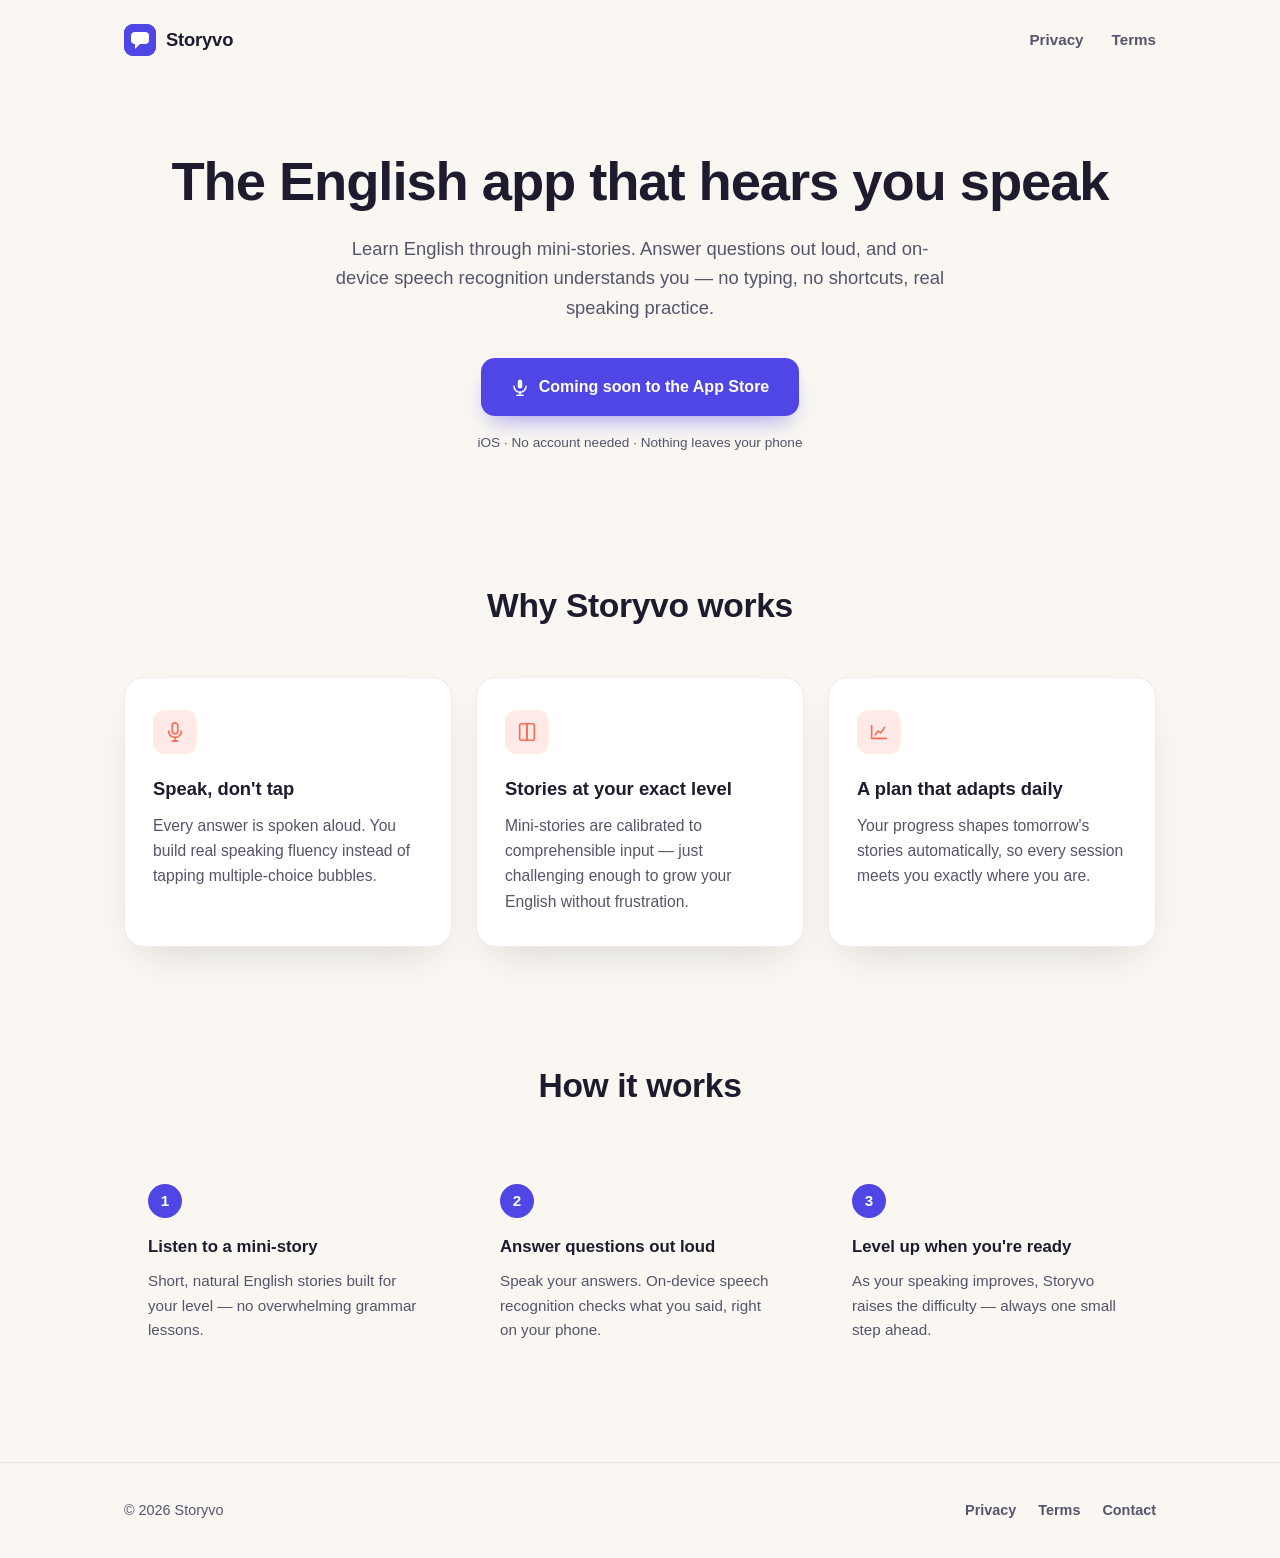
<file: index.html>
<!doctype html>
<html lang="en">
<head>
<meta charset="utf-8">
<meta name="viewport" content="width=device-width, initial-scale=1">
<title>Storyvo — The English app that hears you speak</title>
<meta name="description" content="Storyvo teaches English through mini-stories. You speak your answers out loud, and on-device speech recognition understands you — no typing, no accounts, no data leaves your phone.">
<link rel="icon" type="image/svg+xml" href="data:image/svg+xml,%3Csvg xmlns='http://www.w3.org/2000/svg' viewBox='0 0 64 64'%3E%3Crect width='64' height='64' rx='16' fill='%234F46E5'/%3E%3Crect x='14' y='16' width='36' height='24' rx='8' fill='white'/%3E%3Cpolygon points='22,40 22,50 32,40' fill='white'/%3E%3C/svg%3E">
<link rel="stylesheet" href="style.css">
</head>
<body>

<header class="nav">
  <div class="wrap">
    <a class="logo" href="/">
      <svg class="logo-mark" viewBox="0 0 64 64" width="32" height="32" aria-hidden="true">
        <rect width="64" height="64" rx="16" fill="#4F46E5"/>
        <rect x="14" y="16" width="36" height="24" rx="8" fill="white"/>
        <polygon points="22,40 22,50 32,40" fill="white"/>
      </svg>
      Storyvo
    </a>
    <ul class="nav-links">
      <li><a href="privacy/">Privacy</a></li>
      <li><a href="terms/">Terms</a></li>
    </ul>
  </div>
</header>

<main>
  <section class="hero">
    <div class="wrap">
      <h1>The English app that hears you speak</h1>
      <p class="subline">Learn English through mini-stories. Answer questions out loud, and on-device speech recognition understands you — no typing, no shortcuts, real speaking practice.</p>
      <a class="btn" href="#">
        <svg width="18" height="18" viewBox="0 0 24 24" fill="none" aria-hidden="true">
          <path d="M12 2a3 3 0 0 0-3 3v6a3 3 0 0 0 6 0V5a3 3 0 0 0-3-3Z" fill="white"/>
          <path d="M5 11a1 1 0 1 0-2 0 9 9 0 0 0 8 8.94V22H8a1 1 0 1 0 0 2h8a1 1 0 1 0 0-2h-3v-2.06A9 9 0 0 0 21 11a1 1 0 1 0-2 0 7 7 0 0 1-14 0Z" fill="white"/>
        </svg>
        Coming soon to the App Store
      </a>
      <p class="hero-note">iOS · No account needed · Nothing leaves your phone</p>
    </div>
  </section>

  <section class="features">
    <div class="wrap">
      <h2 class="section-title">Why Storyvo works</h2>
      <div class="card-grid">
        <div class="card">
          <div class="card-icon">
            <svg viewBox="0 0 24 24" fill="none" aria-hidden="true">
              <path d="M12 2a3 3 0 0 0-3 3v6a3 3 0 0 0 6 0V5a3 3 0 0 0-3-3Z" stroke="#FF6B57" stroke-width="1.8"/>
              <path d="M5 11a7 7 0 0 0 14 0M12 18v4m-3 0h6" stroke="#FF6B57" stroke-width="1.8" stroke-linecap="round"/>
            </svg>
          </div>
          <h3>Speak, don't tap</h3>
          <p>Every answer is spoken aloud. You build real speaking fluency instead of tapping multiple-choice bubbles.</p>
        </div>
        <div class="card">
          <div class="card-icon">
            <svg viewBox="0 0 24 24" fill="none" aria-hidden="true">
              <path d="M4 5a2 2 0 0 1 2-2h6v18H6a2 2 0 0 1-2-2Z" stroke="#FF6B57" stroke-width="1.8" stroke-linejoin="round"/>
              <path d="M20 5a2 2 0 0 0-2-2h-6v18h6a2 2 0 0 0 2-2Z" stroke="#FF6B57" stroke-width="1.8" stroke-linejoin="round"/>
            </svg>
          </div>
          <h3>Stories at your exact level</h3>
          <p>Mini-stories are calibrated to comprehensible input — just challenging enough to grow your English without frustration.</p>
        </div>
        <div class="card">
          <div class="card-icon">
            <svg viewBox="0 0 24 24" fill="none" aria-hidden="true">
              <path d="M4 19V5m0 14h16M8 15l3-4 3 2 4-6" stroke="#FF6B57" stroke-width="1.8" stroke-linecap="round" stroke-linejoin="round"/>
            </svg>
          </div>
          <h3>A plan that adapts daily</h3>
          <p>Your progress shapes tomorrow's stories automatically, so every session meets you exactly where you are.</p>
        </div>
      </div>
    </div>
  </section>

  <section class="how">
    <div class="wrap">
      <h2 class="section-title">How it works</h2>
      <div class="steps">
        <div class="step">
          <span class="step-num">1</span>
          <h3>Listen to a mini-story</h3>
          <p>Short, natural English stories built for your level — no overwhelming grammar lessons.</p>
        </div>
        <div class="step">
          <span class="step-num">2</span>
          <h3>Answer questions out loud</h3>
          <p>Speak your answers. On-device speech recognition checks what you said, right on your phone.</p>
        </div>
        <div class="step">
          <span class="step-num">3</span>
          <h3>Level up when you're ready</h3>
          <p>As your speaking improves, Storyvo raises the difficulty — always one small step ahead.</p>
        </div>
      </div>
    </div>
  </section>
</main>

<footer class="site-footer">
  <div class="wrap">
    <span>© 2026 Storyvo</span>
    <ul class="footer-links">
      <li><a href="privacy/">Privacy</a></li>
      <li><a href="terms/">Terms</a></li>
      <li><a href="mailto:alihuseyneliyev12@gmail.com">Contact</a></li>
    </ul>
  </div>
</footer>

</body>
</html>
</file>
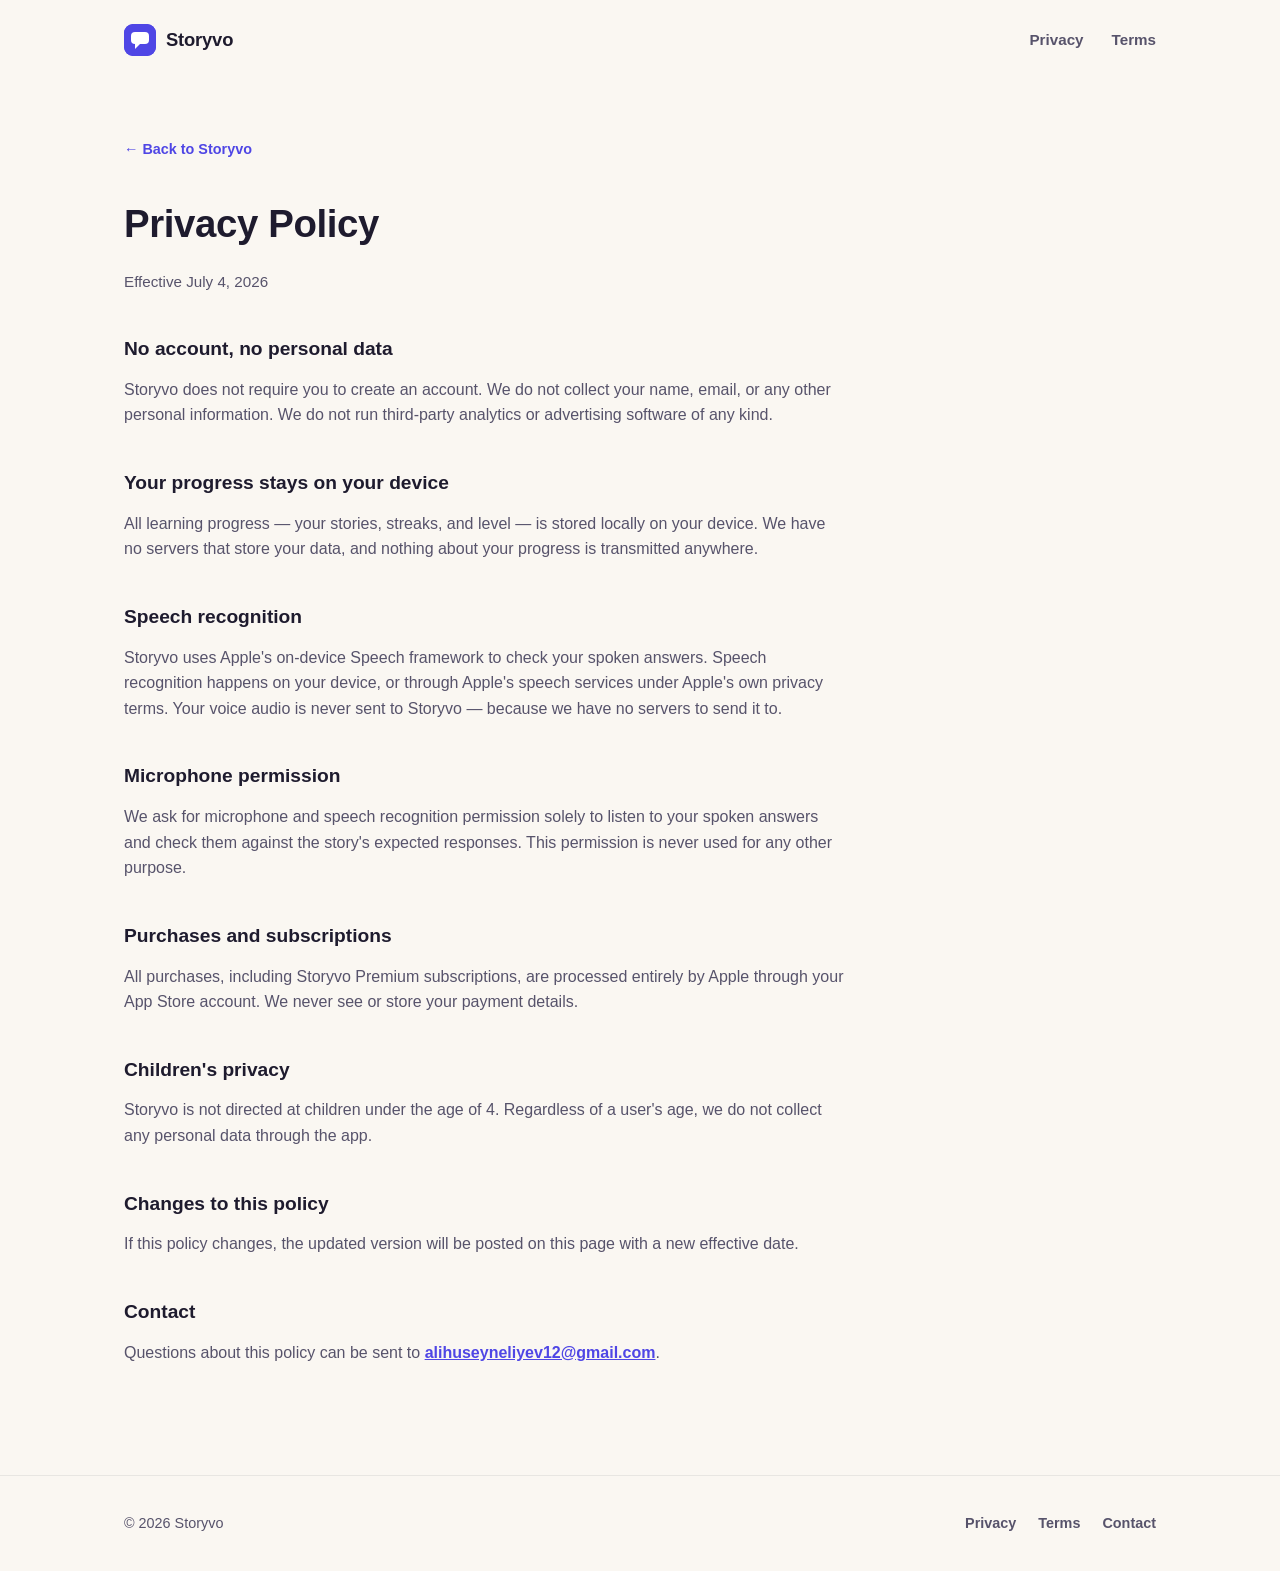
<file: privacy/index.html>
<!doctype html>
<html lang="en">
<head>
<meta charset="utf-8">
<meta name="viewport" content="width=device-width, initial-scale=1">
<title>Privacy Policy — Storyvo</title>
<meta name="description" content="Storyvo privacy policy: no accounts, no personal data collected, no third-party analytics or ads. Speech recognition happens on-device.">
<link rel="icon" type="image/svg+xml" href="data:image/svg+xml,%3Csvg xmlns='http://www.w3.org/2000/svg' viewBox='0 0 64 64'%3E%3Crect width='64' height='64' rx='16' fill='%234F46E5'/%3E%3Crect x='14' y='16' width='36' height='24' rx='8' fill='white'/%3E%3Cpolygon points='22,40 22,50 32,40' fill='white'/%3E%3C/svg%3E">
<link rel="stylesheet" href="../style.css">
</head>
<body>

<header class="nav">
  <div class="wrap">
    <a class="logo" href="../">
      <svg class="logo-mark" viewBox="0 0 64 64" width="32" height="32" aria-hidden="true">
        <rect width="64" height="64" rx="16" fill="#4F46E5"/>
        <rect x="14" y="16" width="36" height="24" rx="8" fill="white"/>
        <polygon points="22,40 22,50 32,40" fill="white"/>
      </svg>
      Storyvo
    </a>
    <ul class="nav-links">
      <li><a href="../privacy/">Privacy</a></li>
      <li><a href="../terms/">Terms</a></li>
    </ul>
  </div>
</header>

<main class="legal">
  <div class="wrap">
    <a class="back-link" href="../">&larr; Back to Storyvo</a>
    <div class="legal-header">
      <h1>Privacy Policy</h1>
      <p class="effective">Effective July 4, 2026</p>
    </div>

    <div class="legal-body">
      <h2>No account, no personal data</h2>
      <p>Storyvo does not require you to create an account. We do not collect your name, email, or any other personal information. We do not run third-party analytics or advertising software of any kind.</p>

      <h2>Your progress stays on your device</h2>
      <p>All learning progress — your stories, streaks, and level — is stored locally on your device. We have no servers that store your data, and nothing about your progress is transmitted anywhere.</p>

      <h2>Speech recognition</h2>
      <p>Storyvo uses Apple's on-device Speech framework to check your spoken answers. Speech recognition happens on your device, or through Apple's speech services under Apple's own privacy terms. Your voice audio is never sent to Storyvo — because we have no servers to send it to.</p>

      <h2>Microphone permission</h2>
      <p>We ask for microphone and speech recognition permission solely to listen to your spoken answers and check them against the story's expected responses. This permission is never used for any other purpose.</p>

      <h2>Purchases and subscriptions</h2>
      <p>All purchases, including Storyvo Premium subscriptions, are processed entirely by Apple through your App Store account. We never see or store your payment details.</p>

      <h2>Children's privacy</h2>
      <p>Storyvo is not directed at children under the age of 4. Regardless of a user's age, we do not collect any personal data through the app.</p>

      <h2>Changes to this policy</h2>
      <p>If this policy changes, the updated version will be posted on this page with a new effective date.</p>

      <h2>Contact</h2>
      <p>Questions about this policy can be sent to <a href="mailto:alihuseyneliyev12@gmail.com">alihuseyneliyev12@gmail.com</a>.</p>
    </div>
  </div>
</main>

<footer class="site-footer">
  <div class="wrap">
    <span>© 2026 Storyvo</span>
    <ul class="footer-links">
      <li><a href="../privacy/">Privacy</a></li>
      <li><a href="../terms/">Terms</a></li>
      <li><a href="mailto:alihuseyneliyev12@gmail.com">Contact</a></li>
    </ul>
  </div>
</footer>

</body>
</html>
</file>
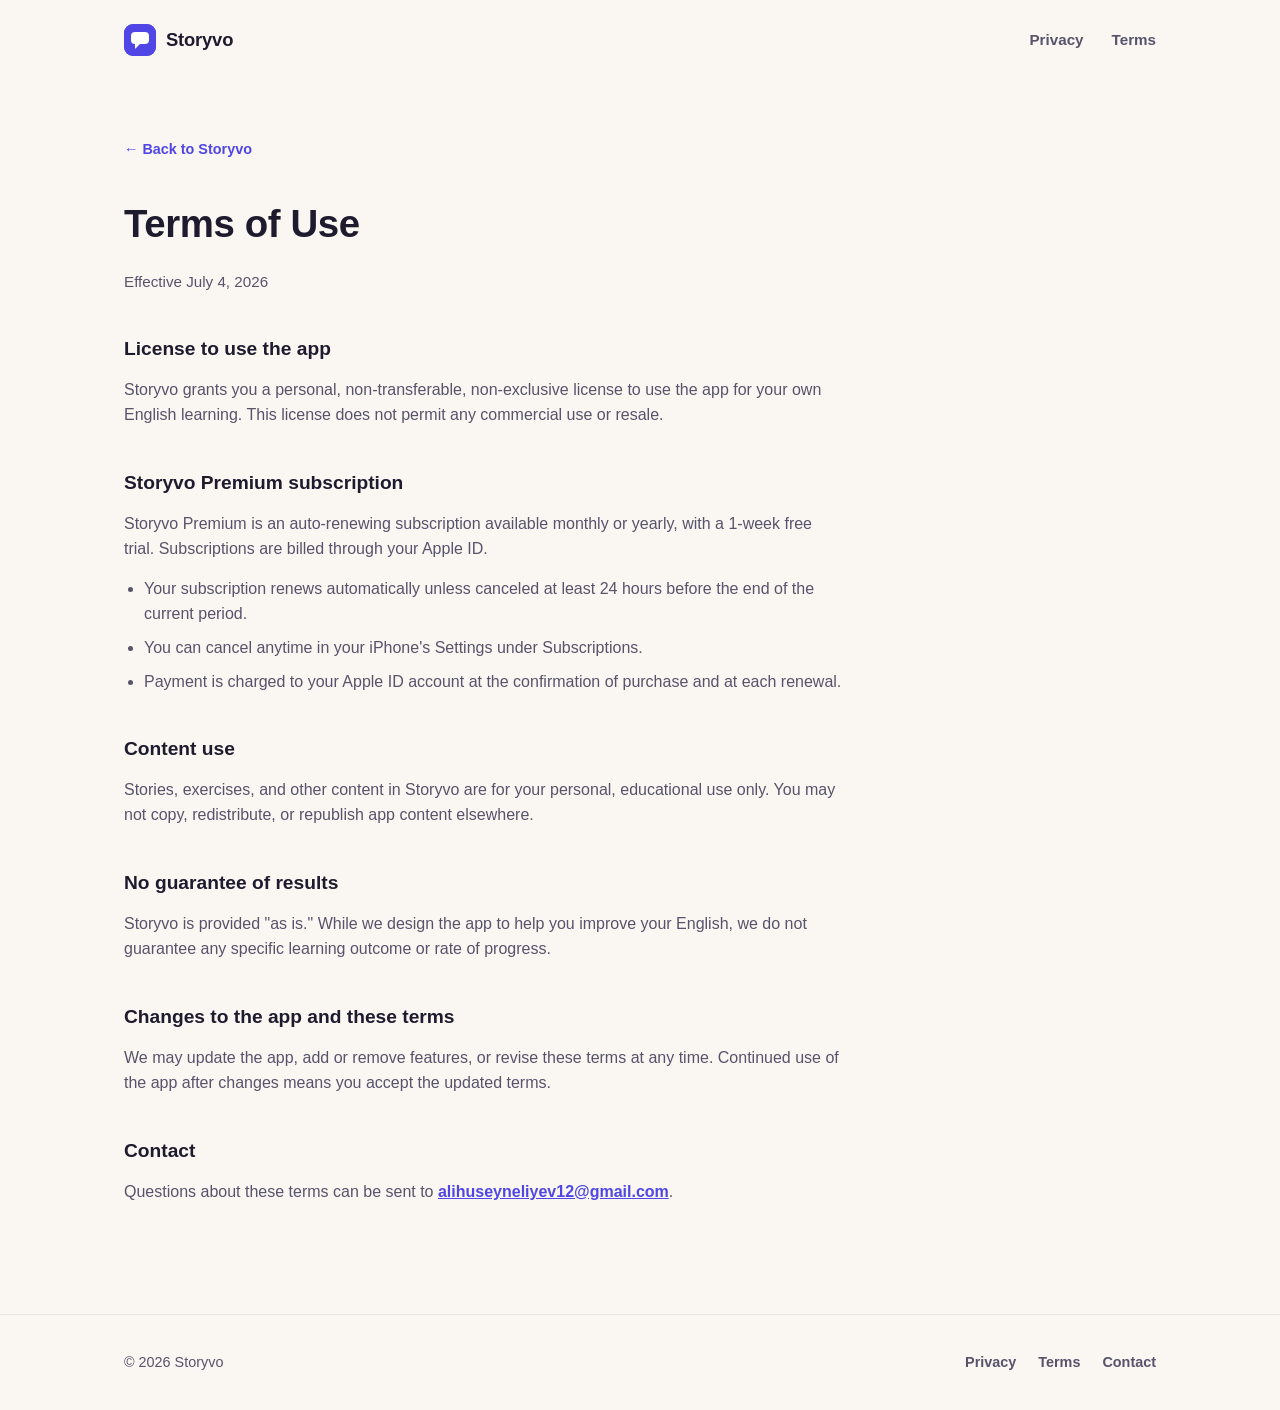
<file: terms/index.html>
<!doctype html>
<html lang="en">
<head>
<meta charset="utf-8">
<meta name="viewport" content="width=device-width, initial-scale=1">
<title>Terms of Use — Storyvo</title>
<meta name="description" content="Storyvo terms of use: license, subscription billing, content use, and disclaimers.">
<link rel="icon" type="image/svg+xml" href="data:image/svg+xml,%3Csvg xmlns='http://www.w3.org/2000/svg' viewBox='0 0 64 64'%3E%3Crect width='64' height='64' rx='16' fill='%234F46E5'/%3E%3Crect x='14' y='16' width='36' height='24' rx='8' fill='white'/%3E%3Cpolygon points='22,40 22,50 32,40' fill='white'/%3E%3C/svg%3E">
<link rel="stylesheet" href="../style.css">
</head>
<body>

<header class="nav">
  <div class="wrap">
    <a class="logo" href="../">
      <svg class="logo-mark" viewBox="0 0 64 64" width="32" height="32" aria-hidden="true">
        <rect width="64" height="64" rx="16" fill="#4F46E5"/>
        <rect x="14" y="16" width="36" height="24" rx="8" fill="white"/>
        <polygon points="22,40 22,50 32,40" fill="white"/>
      </svg>
      Storyvo
    </a>
    <ul class="nav-links">
      <li><a href="../privacy/">Privacy</a></li>
      <li><a href="../terms/">Terms</a></li>
    </ul>
  </div>
</header>

<main class="legal">
  <div class="wrap">
    <a class="back-link" href="../">&larr; Back to Storyvo</a>
    <div class="legal-header">
      <h1>Terms of Use</h1>
      <p class="effective">Effective July 4, 2026</p>
    </div>

    <div class="legal-body">
      <h2>License to use the app</h2>
      <p>Storyvo grants you a personal, non-transferable, non-exclusive license to use the app for your own English learning. This license does not permit any commercial use or resale.</p>

      <h2>Storyvo Premium subscription</h2>
      <p>Storyvo Premium is an auto-renewing subscription available monthly or yearly, with a 1-week free trial. Subscriptions are billed through your Apple ID.</p>
      <ul>
        <li>Your subscription renews automatically unless canceled at least 24 hours before the end of the current period.</li>
        <li>You can cancel anytime in your iPhone's Settings under Subscriptions.</li>
        <li>Payment is charged to your Apple ID account at the confirmation of purchase and at each renewal.</li>
      </ul>

      <h2>Content use</h2>
      <p>Stories, exercises, and other content in Storyvo are for your personal, educational use only. You may not copy, redistribute, or republish app content elsewhere.</p>

      <h2>No guarantee of results</h2>
      <p>Storyvo is provided "as is." While we design the app to help you improve your English, we do not guarantee any specific learning outcome or rate of progress.</p>

      <h2>Changes to the app and these terms</h2>
      <p>We may update the app, add or remove features, or revise these terms at any time. Continued use of the app after changes means you accept the updated terms.</p>

      <h2>Contact</h2>
      <p>Questions about these terms can be sent to <a href="mailto:alihuseyneliyev12@gmail.com">alihuseyneliyev12@gmail.com</a>.</p>
    </div>
  </div>
</main>

<footer class="site-footer">
  <div class="wrap">
    <span>© 2026 Storyvo</span>
    <ul class="footer-links">
      <li><a href="../privacy/">Privacy</a></li>
      <li><a href="../terms/">Terms</a></li>
      <li><a href="mailto:alihuseyneliyev12@gmail.com">Contact</a></li>
    </ul>
  </div>
</footer>

</body>
</html>
</file>
<file: style.css>
/* Storyvo — shared stylesheet */

:root {
  --indigo: #4F46E5;
  --indigo-dark: #4038C7;
  --coral: #FF6B57;
  --ivory: #FAF7F2;
  --ink: #1E1B2E;
  --ink-soft: #57536B;
  --card-bg: #FFFFFF;
  --border: rgba(30, 27, 46, 0.08);
  --shadow: 0 20px 40px -20px rgba(30, 27, 46, 0.18);
}

@media (prefers-color-scheme: dark) {
  :root {
    --ivory: #16141F;
    --ink: #F3F1F8;
    --ink-soft: #B4AFC7;
    --card-bg: #1F1C2C;
    --border: rgba(255, 255, 255, 0.08);
    --shadow: 0 20px 40px -20px rgba(0, 0, 0, 0.5);
  }
}

* {
  box-sizing: border-box;
}

html {
  scroll-behavior: smooth;
}

body {
  margin: 0;
  background: var(--ivory);
  color: var(--ink);
  font-family: -apple-system, BlinkMacSystemFont, "Segoe UI", Roboto, Helvetica, Arial, sans-serif;
  line-height: 1.6;
  -webkit-font-smoothing: antialiased;
}

a {
  color: inherit;
}

img, svg {
  max-width: 100%;
  display: block;
}

.wrap {
  max-width: 1080px;
  margin: 0 auto;
  padding: 0 24px;
}

/* Nav */

.nav {
  padding: 24px 0;
}

.nav .wrap {
  display: flex;
  align-items: center;
  justify-content: space-between;
  gap: 16px;
}

.logo {
  display: flex;
  align-items: center;
  gap: 10px;
  font-weight: 800;
  font-size: 1.15rem;
  letter-spacing: -0.01em;
  text-decoration: none;
  color: var(--ink);
}

.logo-mark {
  width: 32px;
  height: 32px;
  border-radius: 9px;
  background: var(--indigo);
  flex-shrink: 0;
}

.nav-links {
  display: flex;
  gap: 28px;
  list-style: none;
  margin: 0;
  padding: 0;
}

.nav-links a {
  text-decoration: none;
  color: var(--ink-soft);
  font-size: 0.95rem;
  font-weight: 600;
  transition: color 0.15s ease;
}

.nav-links a:hover {
  color: var(--indigo);
}

/* Hero */

.hero {
  padding: 72px 0 88px;
  text-align: center;
}

.hero h1 {
  font-size: clamp(2.2rem, 5vw, 3.4rem);
  line-height: 1.1;
  letter-spacing: -0.02em;
  margin: 0 0 22px;
  font-weight: 800;
}

.hero .subline {
  max-width: 620px;
  margin: 0 auto 36px;
  font-size: 1.15rem;
  color: var(--ink-soft);
}

.btn {
  display: inline-flex;
  align-items: center;
  gap: 10px;
  background: var(--indigo);
  color: #fff;
  text-decoration: none;
  font-weight: 700;
  font-size: 1rem;
  padding: 16px 30px;
  border-radius: 14px;
  box-shadow: 0 12px 24px -10px rgba(79, 70, 229, 0.55);
  transition: transform 0.15s ease, box-shadow 0.15s ease, background 0.15s ease;
}

.btn:hover {
  background: var(--indigo-dark);
  transform: translateY(-2px);
  box-shadow: 0 16px 30px -10px rgba(79, 70, 229, 0.6);
}

.hero-note {
  margin-top: 16px;
  font-size: 0.85rem;
  color: var(--ink-soft);
}

/* Feature cards */

.features {
  padding: 24px 0 88px;
}

.section-title {
  text-align: center;
  font-size: clamp(1.6rem, 3vw, 2.1rem);
  font-weight: 800;
  letter-spacing: -0.01em;
  margin: 0 0 44px;
}

.card-grid {
  display: grid;
  grid-template-columns: repeat(3, 1fr);
  gap: 24px;
}

.card {
  background: var(--card-bg);
  border: 1px solid var(--border);
  border-radius: 20px;
  padding: 32px 28px;
  box-shadow: var(--shadow);
}

.card-icon {
  width: 44px;
  height: 44px;
  border-radius: 12px;
  background: rgba(255, 107, 87, 0.14);
  display: flex;
  align-items: center;
  justify-content: center;
  margin-bottom: 20px;
}

.card-icon svg {
  width: 22px;
  height: 22px;
}

.card h3 {
  font-size: 1.15rem;
  margin: 0 0 10px;
  font-weight: 700;
}

.card p {
  margin: 0;
  color: var(--ink-soft);
  font-size: 0.98rem;
}

/* How it works */

.how {
  padding: 24px 0 96px;
}

.steps {
  display: grid;
  grid-template-columns: repeat(3, 1fr);
  gap: 24px;
}

.step {
  position: relative;
  padding: 28px 24px 24px;
  text-align: left;
}

.step-num {
  display: inline-flex;
  align-items: center;
  justify-content: center;
  width: 34px;
  height: 34px;
  border-radius: 50%;
  background: var(--indigo);
  color: #fff;
  font-weight: 800;
  font-size: 0.95rem;
  margin-bottom: 16px;
}

.step h3 {
  font-size: 1.05rem;
  margin: 0 0 8px;
  font-weight: 700;
}

.step p {
  margin: 0;
  color: var(--ink-soft);
  font-size: 0.95rem;
}

/* Footer */

.site-footer {
  border-top: 1px solid var(--border);
  padding: 36px 0;
}

.site-footer .wrap {
  display: flex;
  flex-wrap: wrap;
  align-items: center;
  justify-content: space-between;
  gap: 16px;
  font-size: 0.9rem;
  color: var(--ink-soft);
}

.footer-links {
  display: flex;
  gap: 22px;
  list-style: none;
  margin: 0;
  padding: 0;
}

.footer-links a {
  text-decoration: none;
  color: var(--ink-soft);
  font-weight: 600;
}

.footer-links a:hover {
  color: var(--indigo);
}

/* Legal pages */

.legal {
  padding: 56px 0 96px;
}

.legal-header {
  margin-bottom: 40px;
}

.legal-header h1 {
  font-size: clamp(1.8rem, 4vw, 2.4rem);
  margin: 0 0 8px;
  font-weight: 800;
  letter-spacing: -0.01em;
}

.legal-header .effective {
  color: var(--ink-soft);
  font-size: 0.95rem;
}

.legal-body {
  max-width: 720px;
}

.legal-body h2 {
  font-size: 1.2rem;
  margin: 40px 0 12px;
  font-weight: 700;
}

.legal-body h2:first-child {
  margin-top: 0;
}

.legal-body p {
  color: var(--ink-soft);
  margin: 0 0 14px;
}

.legal-body ul {
  color: var(--ink-soft);
  padding-left: 20px;
  margin: 0 0 14px;
}

.legal-body li {
  margin-bottom: 8px;
}

.legal-body a {
  color: var(--indigo);
  font-weight: 600;
}

.back-link {
  display: inline-block;
  margin-bottom: 32px;
  font-size: 0.9rem;
  font-weight: 600;
  color: var(--indigo);
  text-decoration: none;
}

/* Responsive */

@media (max-width: 800px) {
  .card-grid, .steps {
    grid-template-columns: 1fr;
  }
}

@media (max-width: 560px) {
  .nav-links {
    gap: 18px;
  }

  .hero {
    padding: 52px 0 64px;
  }

  .features, .how {
    padding-bottom: 64px;
  }
}
</file>
